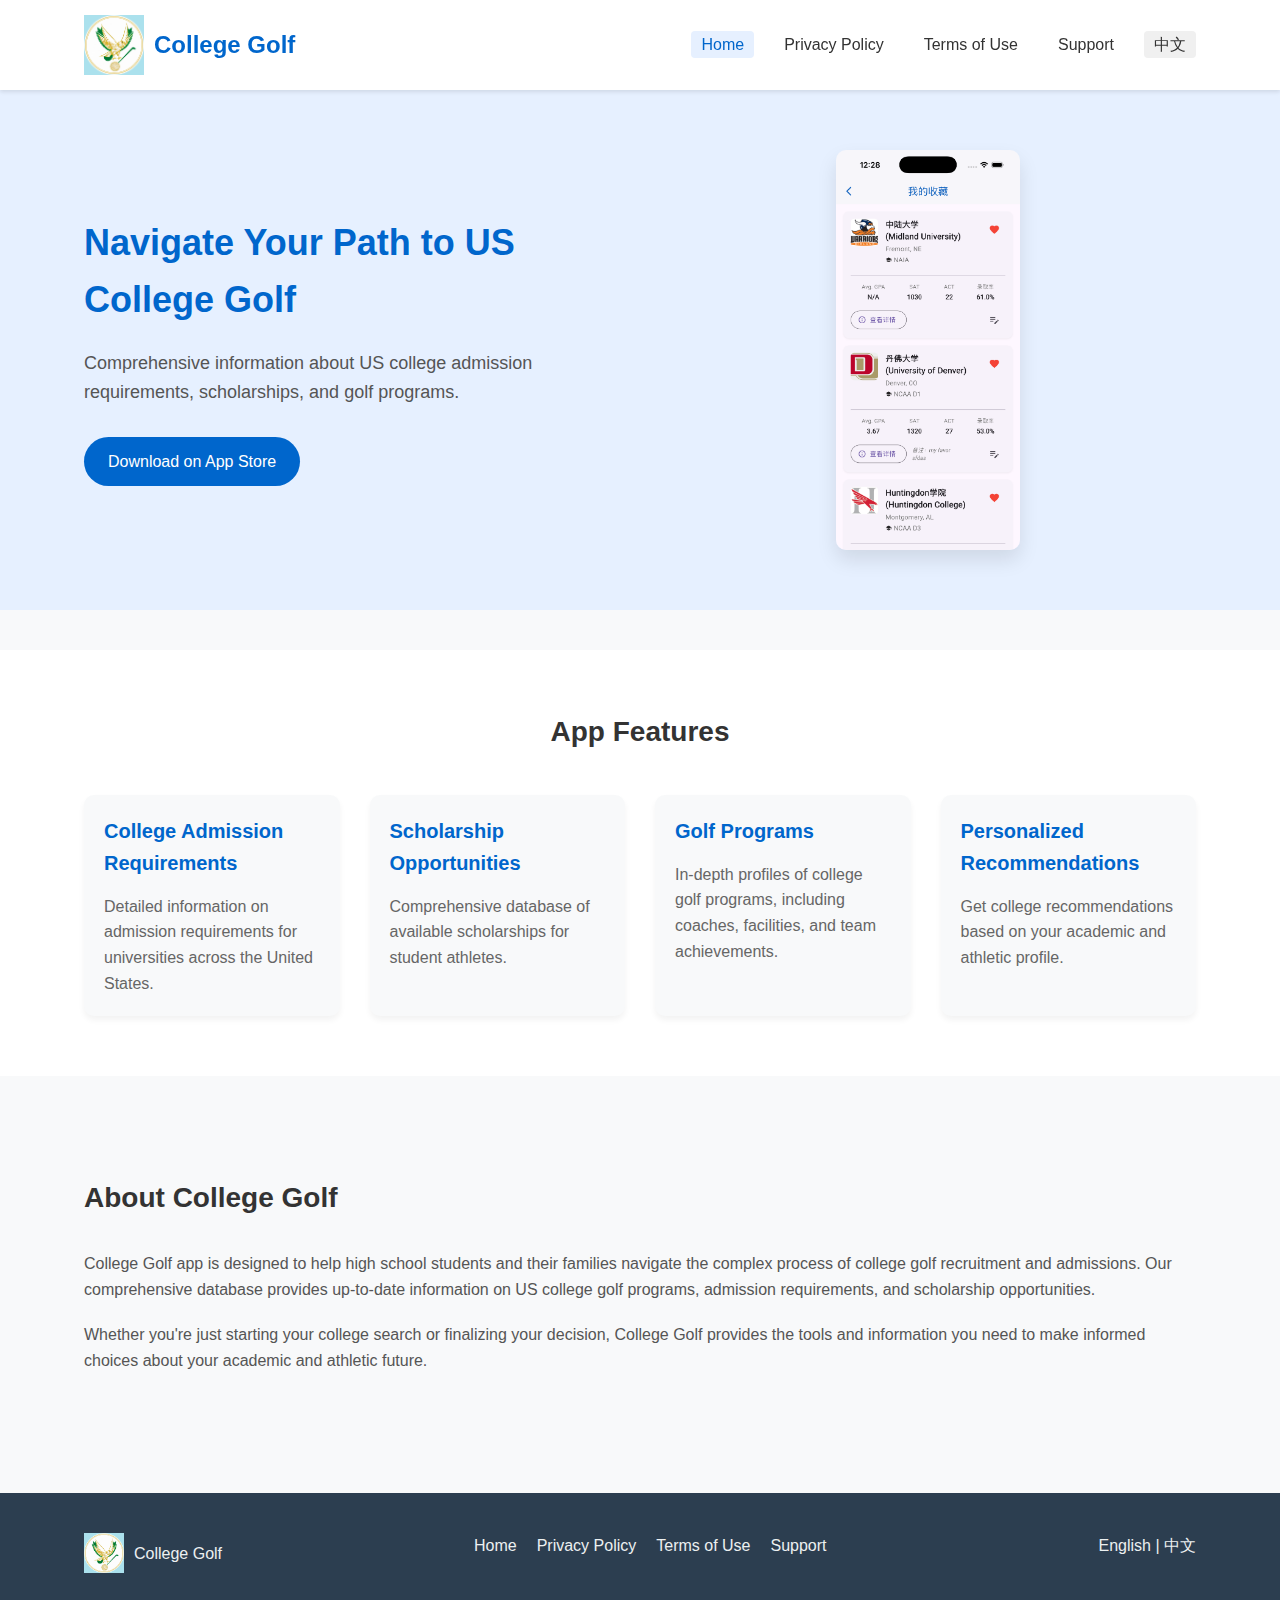
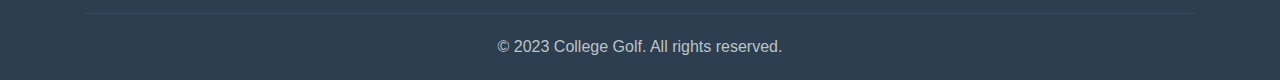
<file: index.html>
<!DOCTYPE html>
<html lang="en">
<head>
    <meta charset="UTF-8">
    <meta name="viewport" content="width=device-width, initial-scale=1.0">
    <title>College Golf - Your Guide to US College Golf Programs</title>
    <meta name="description" content="College Golf app provides comprehensive information about US college admission requirements, scholarships, and golf programs.">
    <link rel="stylesheet" href="css/style.css">
    <link rel="icon" href="images/favicon.ico">
</head>
<body>
    <header>
        <div class="container">
            <div class="logo">
                <img src="images/app-icon.jpg" alt="College Golf Logo" width="60">
                <h1>College Golf</h1>
            </div>
            <nav>
                <ul>
                    <li><a href="index.html" class="active">Home</a></li>
                    <li><a href="privacy-policy.html">Privacy Policy</a></li>
                    <li><a href="terms.html">Terms of Use</a></li>
                    <li><a href="support.html">Support</a></li>
                    <li class="language-switch"><a href="zh/index.html">中文</a></li>
                </ul>
            </nav>
        </div>
    </header>

    <section class="hero">
        <div class="container">
            <div class="hero-content">
                <h2>Navigate Your Path to US College Golf</h2>
                <p>Comprehensive information about US college admission requirements, scholarships, and golf programs.</p>
                <a href="https://apps.apple.com/app/id[YOUR_APP_ID]" class="app-store-button">Download on App Store</a>
            </div>
            <div class="hero-image">
                <img src="images/screenshots/screen1.png" alt="College Golf App Screenshot">
            </div>
        </div>
    </section>

    <section class="features">
        <div class="container">
            <h2>App Features</h2>
            <div class="feature-grid">
                <div class="feature">
                    <h3>College Admission Requirements</h3>
                    <p>Detailed information on admission requirements for universities across the United States.</p>
                </div>
                <div class="feature">
                    <h3>Scholarship Opportunities</h3>
                    <p>Comprehensive database of available scholarships for student athletes.</p>
                </div>
                <div class="feature">
                    <h3>Golf Programs</h3>
                    <p>In-depth profiles of college golf programs, including coaches, facilities, and team achievements.</p>
                </div>
                <div class="feature">
                    <h3>Personalized Recommendations</h3>
                    <p>Get college recommendations based on your academic and athletic profile.</p>
                </div>
            </div>
        </div>
    </section>

    <section class="about">
        <div class="container">
            <h2>About College Golf</h2>
            <p>College Golf app is designed to help high school students and their families navigate the complex process of college golf recruitment and admissions. Our comprehensive database provides up-to-date information on US college golf programs, admission requirements, and scholarship opportunities.</p>
            <p>Whether you're just starting your college search or finalizing your decision, College Golf provides the tools and information you need to make informed choices about your academic and athletic future.</p>
        </div>
    </section>

    <footer>
        <div class="container">
            <div class="footer-content">
                <div class="footer-logo">
                    <img src="images/app-icon.jpg" alt="College Golf Logo" width="40">
                    <p>College Golf</p>
                </div>
                <div class="footer-links">
                    <ul>
                        <li><a href="index.html">Home</a></li>
                        <li><a href="privacy-policy.html">Privacy Policy</a></li>
                        <li><a href="terms.html">Terms of Use</a></li>
                        <li><a href="support.html">Support</a></li>
                    </ul>
                </div>
                <div class="language-selector">
                    <a href="index.html">English</a> | 
                    <a href="zh/index.html">中文</a>
                </div>
            </div>
            <div class="copyright">
                <p>&copy; 2023 College Golf. All rights reserved.</p>
            </div>
        </div>
    </footer>

    <script src="js/main.js"></script>
</body>
</html>
</file>
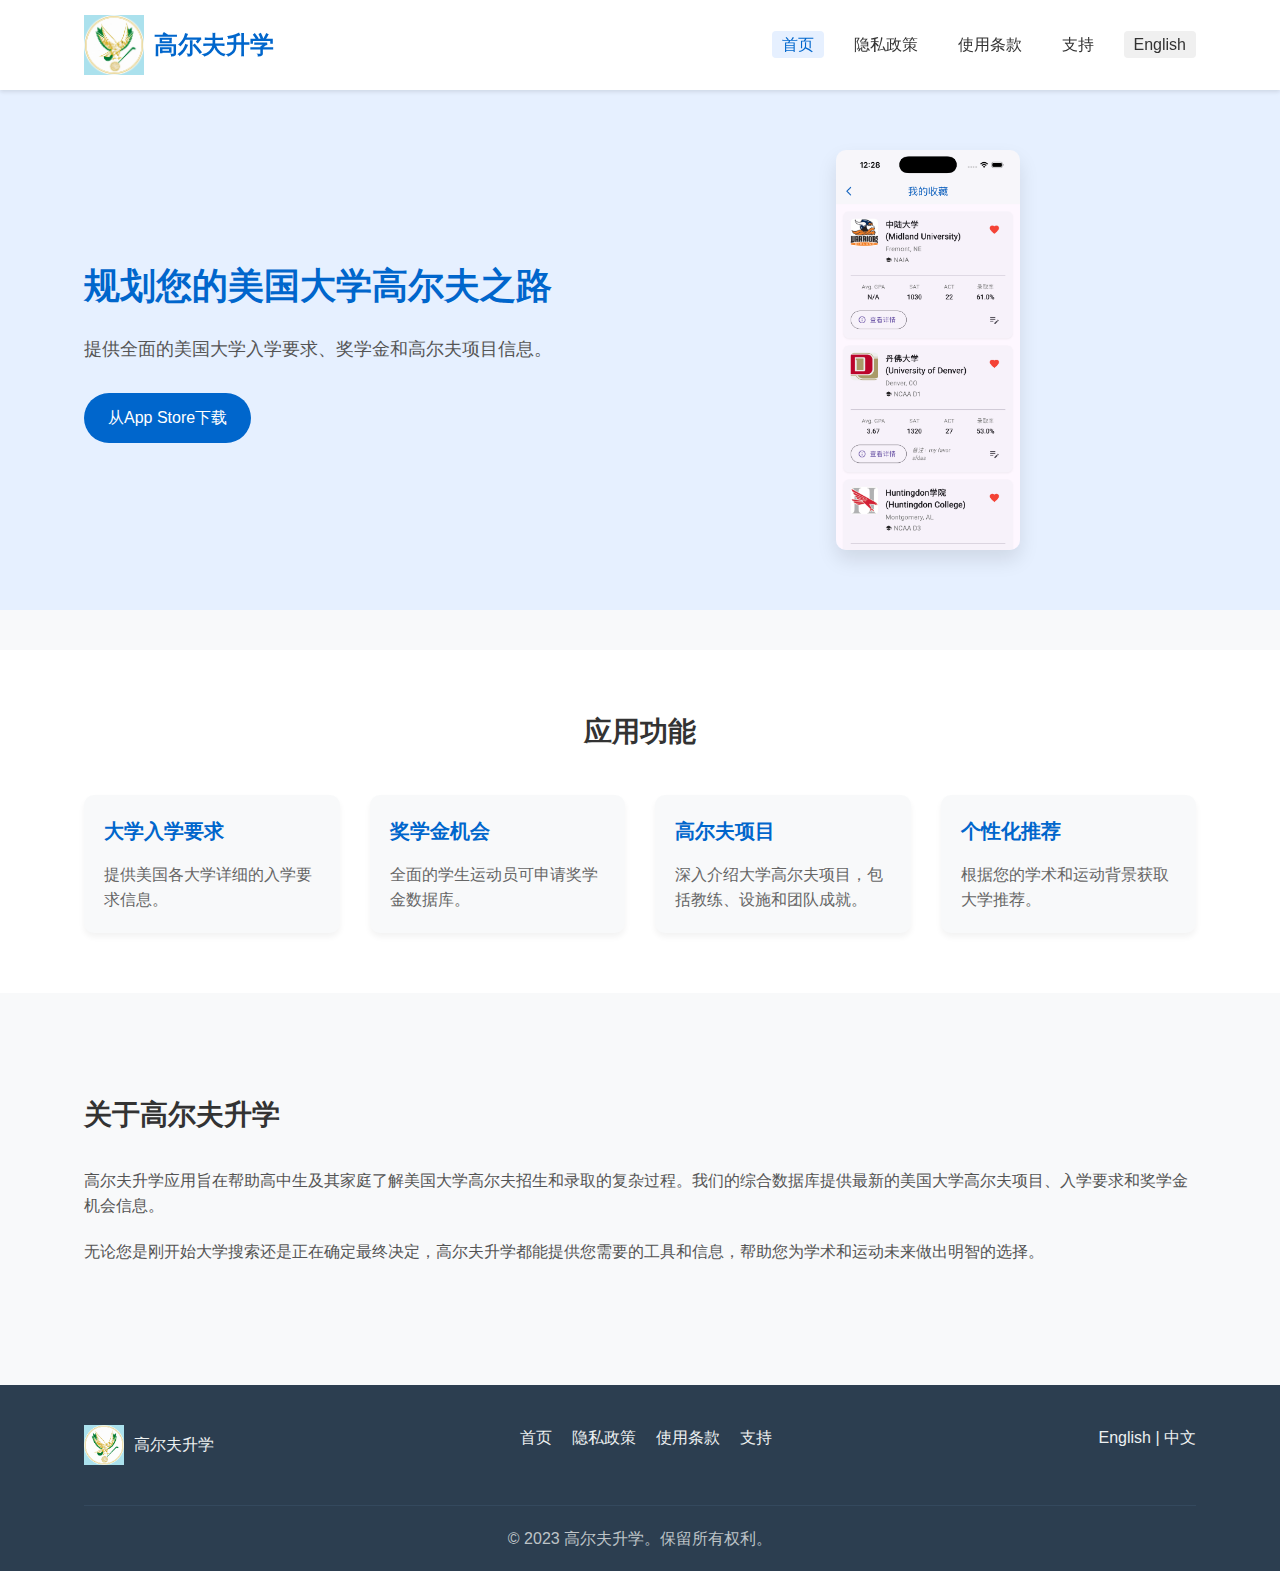
<file: zh/index.html>
<!DOCTYPE html>
<html lang="zh">
<head>
    <meta charset="UTF-8">
    <meta name="viewport" content="width=device-width, initial-scale=1.0">
    <title>高尔夫升学 - 美国大学高尔夫项目指南</title>
    <meta name="description" content="高尔夫升学应用提供全面的美国大学入学要求、奖学金和高尔夫项目信息。">
    <link rel="stylesheet" href="../css/style.css">
    <link rel="icon" href="../images/favicon.ico">
</head>
<body>
    <header>
        <div class="container">
            <div class="logo">
                <img src="../images/app-icon.jpg" alt="高尔夫升学标志" width="60">
                <h1>高尔夫升学</h1>
            </div>
            <nav>
                <ul>
                    <li><a href="index.html" class="active">首页</a></li>
                    <li><a href="privacy-policy.html">隐私政策</a></li>
                    <li><a href="terms.html">使用条款</a></li>
                    <li><a href="support.html">支持</a></li>
                    <li class="language-switch"><a href="../index.html">English</a></li>
                </ul>
            </nav>
        </div>
    </header>

    <section class="hero">
        <div class="container">
            <div class="hero-content">
                <h2>规划您的美国大学高尔夫之路</h2>
                <p>提供全面的美国大学入学要求、奖学金和高尔夫项目信息。</p>
                <a href="https://apps.apple.com/app/id[YOUR_APP_ID]" class="app-store-button">从App Store下载</a>
            </div>
            <div class="hero-image">
                <img src="../images/screenshots/screen1.png" alt="高尔夫升学应用截图">
            </div>
        </div>
    </section>

    <section class="features">
        <div class="container">
            <h2>应用功能</h2>
            <div class="feature-grid">
                <div class="feature">
                    <h3>大学入学要求</h3>
                    <p>提供美国各大学详细的入学要求信息。</p>
                </div>
                <div class="feature">
                    <h3>奖学金机会</h3>
                    <p>全面的学生运动员可申请奖学金数据库。</p>
                </div>
                <div class="feature">
                    <h3>高尔夫项目</h3>
                    <p>深入介绍大学高尔夫项目，包括教练、设施和团队成就。</p>
                </div>
                <div class="feature">
                    <h3>个性化推荐</h3>
                    <p>根据您的学术和运动背景获取大学推荐。</p>
                </div>
            </div>
        </div>
    </section>

    <section class="about">
        <div class="container">
            <h2>关于高尔夫升学</h2>
            <p>高尔夫升学应用旨在帮助高中生及其家庭了解美国大学高尔夫招生和录取的复杂过程。我们的综合数据库提供最新的美国大学高尔夫项目、入学要求和奖学金机会信息。</p>
            <p>无论您是刚开始大学搜索还是正在确定最终决定，高尔夫升学都能提供您需要的工具和信息，帮助您为学术和运动未来做出明智的选择。</p>
        </div>
    </section>

    <footer>
        <div class="container">
            <div class="footer-content">
                <div class="footer-logo">
                    <img src="../images/app-icon.jpg" alt="高尔夫升学标志" width="40">
                    <p>高尔夫升学</p>
                </div>
                <div class="footer-links">
                    <ul>
                        <li><a href="index.html">首页</a></li>
                        <li><a href="privacy-policy.html">隐私政策</a></li>
                        <li><a href="terms.html">使用条款</a></li>
                        <li><a href="support.html">支持</a></li>
                    </ul>
                </div>
                <div class="language-selector">
                    <a href="../index.html">English</a> | 
                    <a href="index.html">中文</a>
                </div>
            </div>
            <div class="copyright">
                <p>&copy; 2023 高尔夫升学。保留所有权利。</p>
            </div>
        </div>
    </footer>

    <script src="../js/main.js"></script>
</body>
</html>
</file>
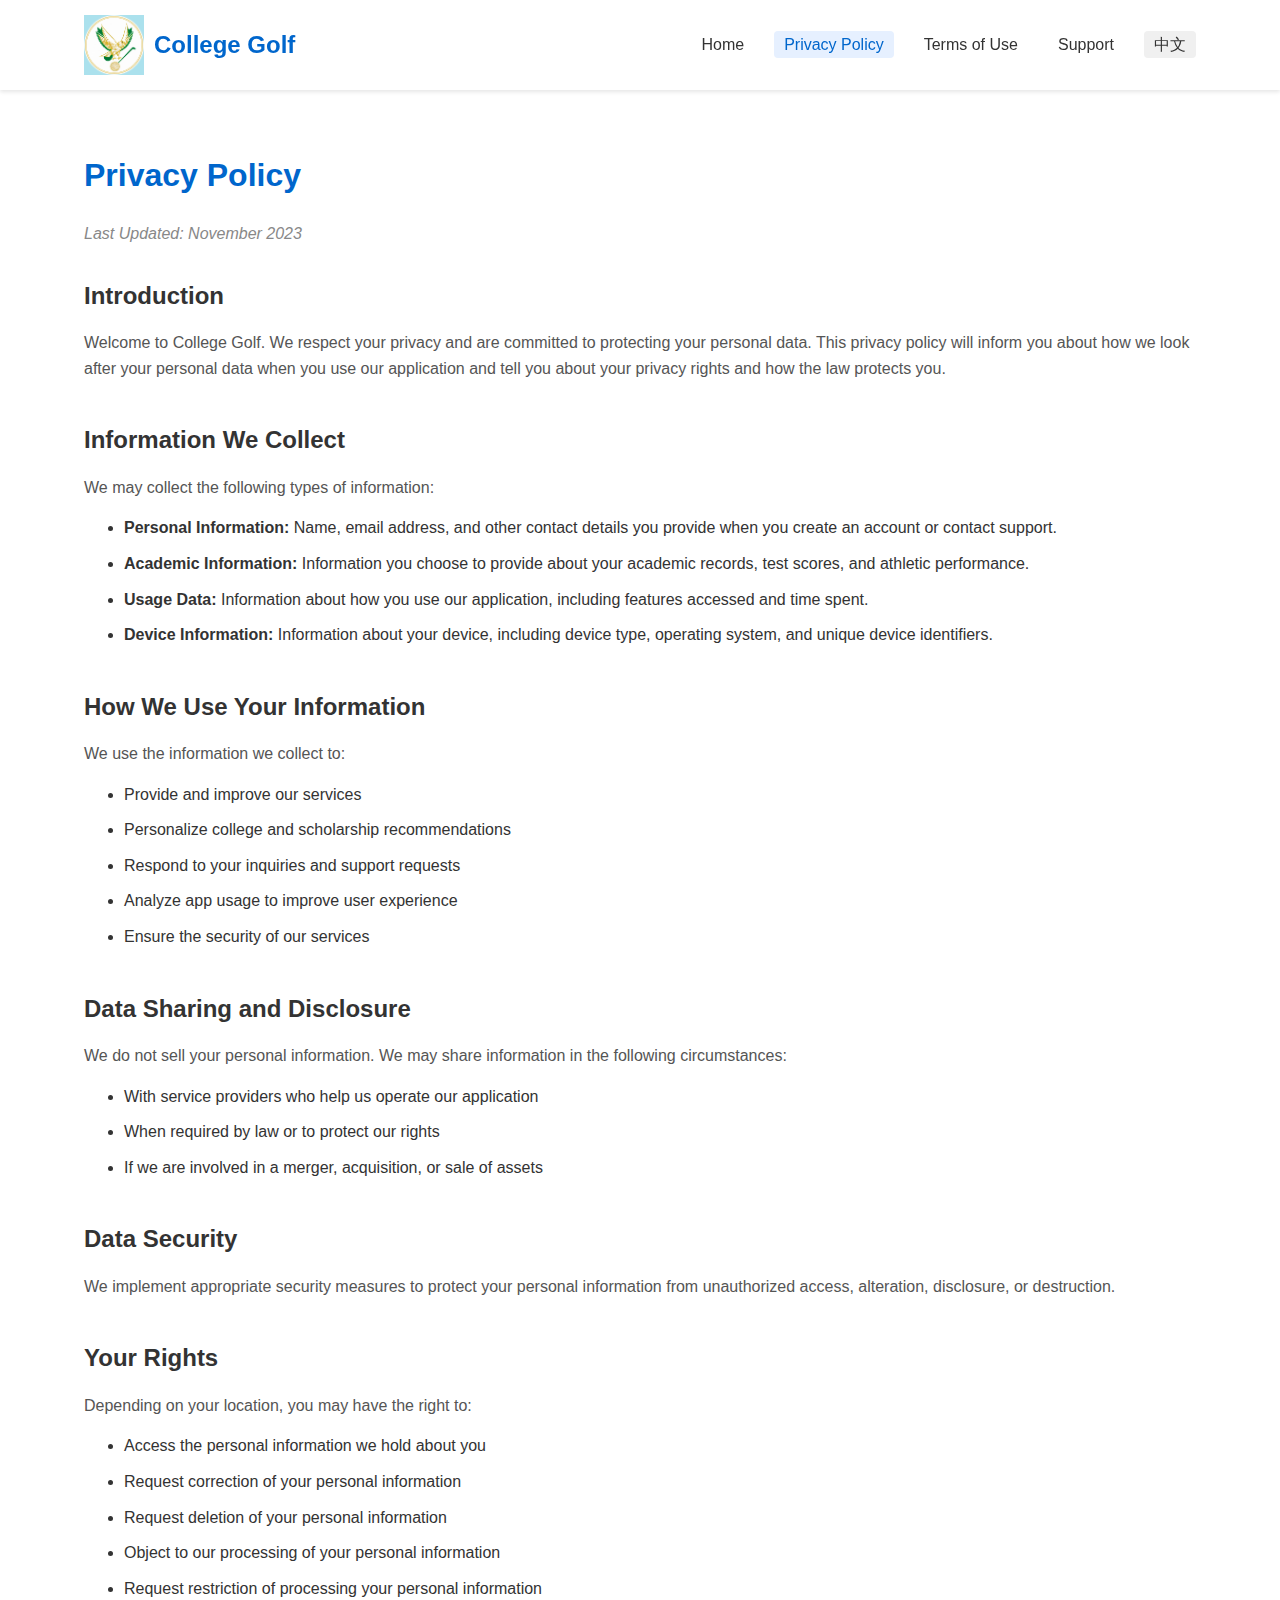
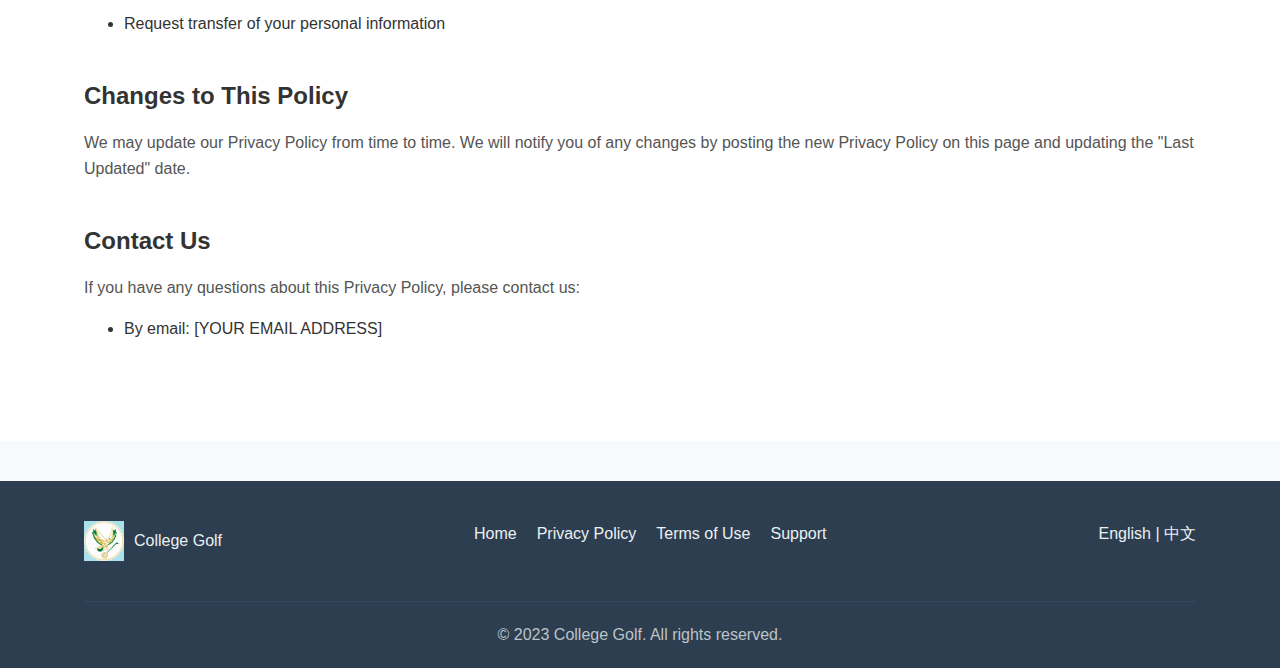
<file: privacy-policy.html>
<!DOCTYPE html>
<html lang="en">
<head>
    <meta charset="UTF-8">
    <meta name="viewport" content="width=device-width, initial-scale=1.0">
    <title>Privacy Policy - College Golf</title>
    <link rel="stylesheet" href="css/style.css">
    <link rel="icon" href="images/favicon.ico">
</head>
<body>
    <header>
        <div class="container">
            <div class="logo">
                <img src="images/app-icon.jpg" alt="College Golf Logo" width="60">
                <h1>College Golf</h1>
            </div>
            <nav>
                <ul>
                    <li><a href="index.html">Home</a></li>
                    <li><a href="privacy-policy.html" class="active">Privacy Policy</a></li>
                    <li><a href="terms.html">Terms of Use</a></li>
                    <li><a href="support.html">Support</a></li>
                    <li class="language-switch"><a href="zh/privacy-policy.html">中文</a></li>
                </ul>
            </nav>
        </div>
    </header>

    <section class="content">
        <div class="container">
            <h1>Privacy Policy</h1>
            <p class="last-updated">Last Updated: November 2023</p>

            <div class="policy-section">
                <h2>Introduction</h2>
                <p>Welcome to College Golf. We respect your privacy and are committed to protecting your personal data. This privacy policy will inform you about how we look after your personal data when you use our application and tell you about your privacy rights and how the law protects you.</p>
            </div>

            <div class="policy-section">
                <h2>Information We Collect</h2>
                <p>We may collect the following types of information:</p>
                <ul>
                    <li><strong>Personal Information:</strong> Name, email address, and other contact details you provide when you create an account or contact support.</li>
                    <li><strong>Academic Information:</strong> Information you choose to provide about your academic records, test scores, and athletic performance.</li>
                    <li><strong>Usage Data:</strong> Information about how you use our application, including features accessed and time spent.</li>
                    <li><strong>Device Information:</strong> Information about your device, including device type, operating system, and unique device identifiers.</li>
                </ul>
            </div>

            <div class="policy-section">
                <h2>How We Use Your Information</h2>
                <p>We use the information we collect to:</p>
                <ul>
                    <li>Provide and improve our services</li>
                    <li>Personalize college and scholarship recommendations</li>
                    <li>Respond to your inquiries and support requests</li>
                    <li>Analyze app usage to improve user experience</li>
                    <li>Ensure the security of our services</li>
                </ul>
            </div>

            <div class="policy-section">
                <h2>Data Sharing and Disclosure</h2>
                <p>We do not sell your personal information. We may share information in the following circumstances:</p>
                <ul>
                    <li>With service providers who help us operate our application</li>
                    <li>When required by law or to protect our rights</li>
                    <li>If we are involved in a merger, acquisition, or sale of assets</li>
                </ul>
            </div>

            <div class="policy-section">
                <h2>Data Security</h2>
                <p>We implement appropriate security measures to protect your personal information from unauthorized access, alteration, disclosure, or destruction.</p>
            </div>

            <div class="policy-section">
                <h2>Your Rights</h2>
                <p>Depending on your location, you may have the right to:</p>
                <ul>
                    <li>Access the personal information we hold about you</li>
                    <li>Request correction of your personal information</li>
                    <li>Request deletion of your personal information</li>
                    <li>Object to our processing of your personal information</li>
                    <li>Request restriction of processing your personal information</li>
                    <li>Request transfer of your personal information</li>
                </ul>
            </div>

            <div class="policy-section">
                <h2>Changes to This Policy</h2>
                <p>We may update our Privacy Policy from time to time. We will notify you of any changes by posting the new Privacy Policy on this page and updating the "Last Updated" date.</p>
            </div>

            <div class="policy-section">
                <h2>Contact Us</h2>
                <p>If you have any questions about this Privacy Policy, please contact us:</p>
                <ul>
                    <li>By email: [YOUR EMAIL ADDRESS]</li>
                </ul>
            </div>
        </div>
    </section>

    <footer>
        <div class="container">
            <div class="footer-content">
                <div class="footer-logo">
                    <img src="images/app-icon.jpg" alt="College Golf Logo" width="40">
                    <p>College Golf</p>
                </div>
                <div class="footer-links">
                    <ul>
                        <li><a href="index.html">Home</a></li>
                        <li><a href="privacy-policy.html">Privacy Policy</a></li>
                        <li><a href="terms.html">Terms of Use</a></li>
                        <li><a href="support.html">Support</a></li>
                    </ul>
                </div>
                <div class="language-selector">
                    <a href="privacy-policy.html">English</a> | 
                    <a href="zh/privacy-policy.html">中文</a>
                </div>
            </div>
            <div class="copyright">
                <p>&copy; 2023 College Golf. All rights reserved.</p>
            </div>
        </div>
    </footer>
</body>
</html>
</file>
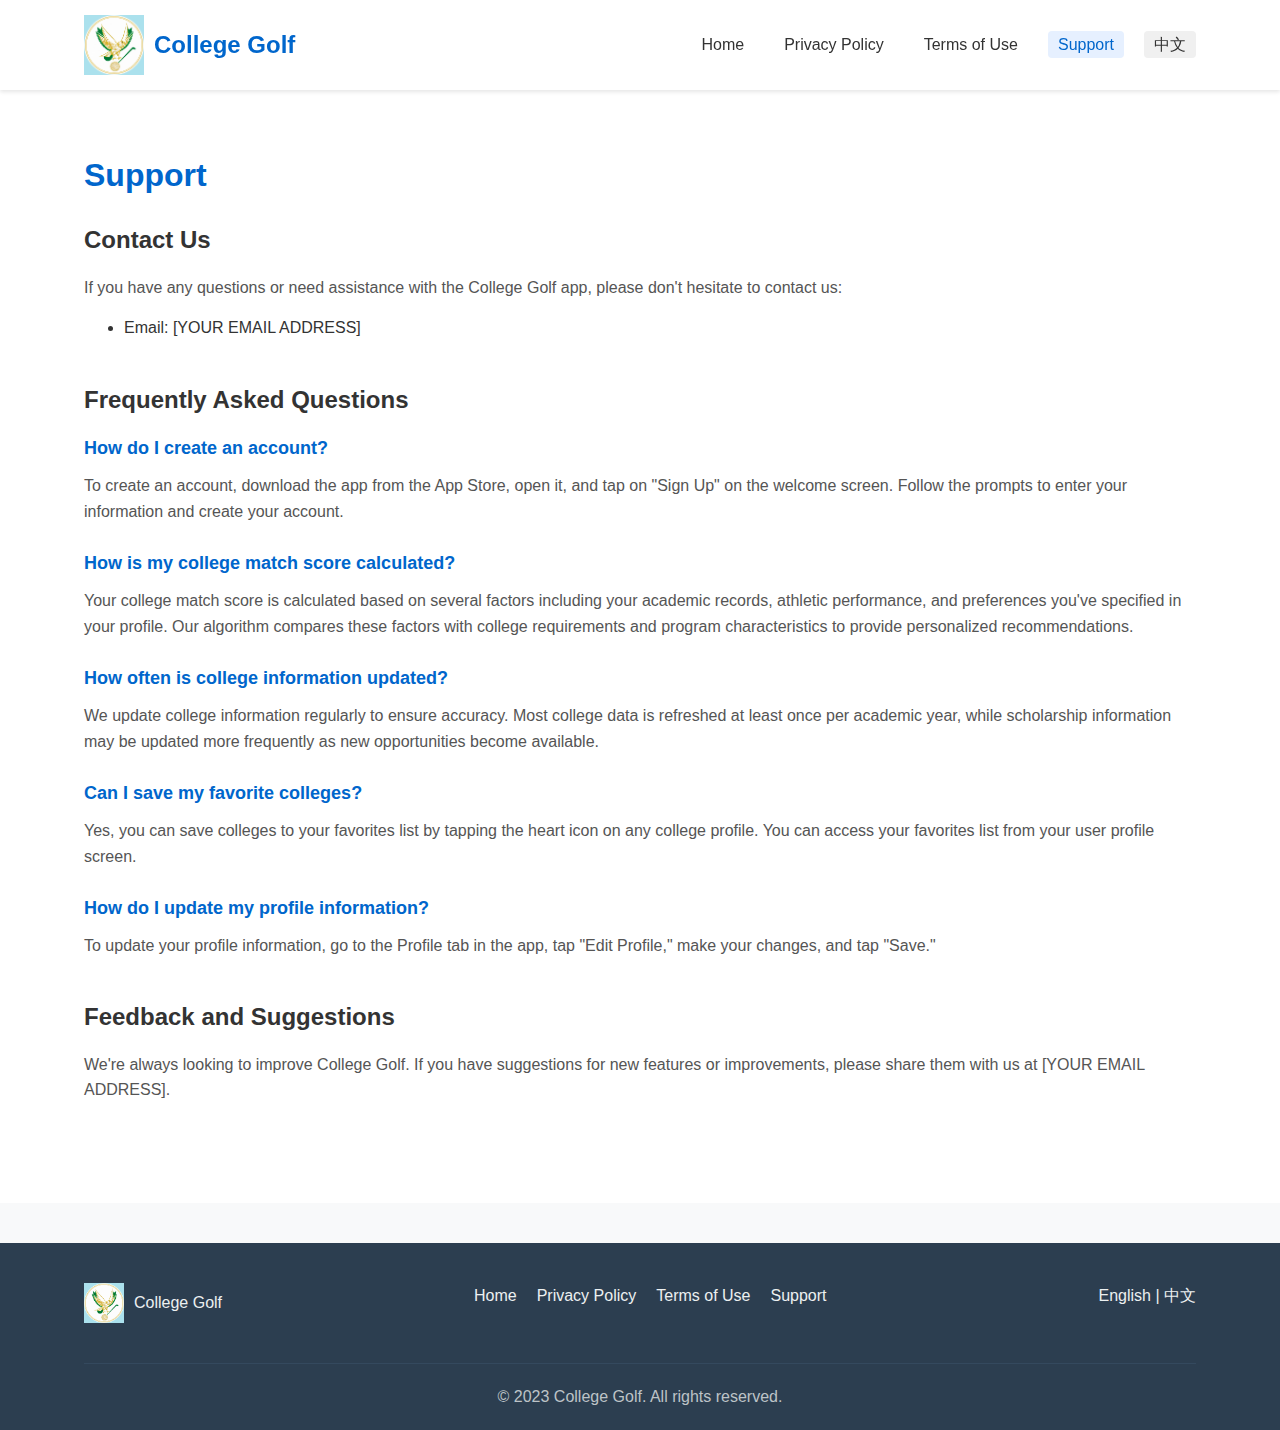
<file: support.html>
<!DOCTYPE html>
<html lang="en">
<head>
    <meta charset="UTF-8">
    <meta name="viewport" content="width=device-width, initial-scale=1.0">
    <title>Support - College Golf</title>
    <link rel="stylesheet" href="css/style.css">
    <link rel="icon" href="images/favicon.ico">
</head>
<body>
    <header>
        <div class="container">
            <div class="logo">
                <img src="images/app-icon.jpg" alt="College Golf Logo" width="60">
                <h1>College Golf</h1>
            </div>
            <nav>
                <ul>
                    <li><a href="index.html">Home</a></li>
                    <li><a href="privacy-policy.html">Privacy Policy</a></li>
                    <li><a href="terms.html">Terms of Use</a></li>
                    <li><a href="support.html" class="active">Support</a></li>
                    <li class="language-switch"><a href="zh/support.html">中文</a></li>
                </ul>
            </nav>
        </div>
    </header>

    <section class="content">
        <div class="container">
            <h1>Support</h1>
            
            <div class="support-section">
                <h2>Contact Us</h2>
                <p>If you have any questions or need assistance with the College Golf app, please don't hesitate to contact us:</p>
                <ul>
                    <li>Email: [YOUR EMAIL ADDRESS]</li>
                </ul>
            </div>

            <div class="support-section">
                <h2>Frequently Asked Questions</h2>
                
                <div class="faq-item">
                    <h3>How do I create an account?</h3>
                    <p>To create an account, download the app from the App Store, open it, and tap on "Sign Up" on the welcome screen. Follow the prompts to enter your information and create your account.</p>
                </div>

                <div class="faq-item">
                    <h3>How is my college match score calculated?</h3>
                    <p>Your college match score is calculated based on several factors including your academic records, athletic performance, and preferences you've specified in your profile. Our algorithm compares these factors with college requirements and program characteristics to provide personalized recommendations.</p>
                </div>

                <div class="faq-item">
                    <h3>How often is college information updated?</h3>
                    <p>We update college information regularly to ensure accuracy. Most college data is refreshed at least once per academic year, while scholarship information may be updated more frequently as new opportunities become available.</p>
                </div>

                <div class="faq-item">
                    <h3>Can I save my favorite colleges?</h3>
                    <p>Yes, you can save colleges to your favorites list by tapping the heart icon on any college profile. You can access your favorites list from your user profile screen.</p>
                </div>

                <div class="faq-item">
                    <h3>How do I update my profile information?</h3>
                    <p>To update your profile information, go to the Profile tab in the app, tap "Edit Profile," make your changes, and tap "Save."</p>
                </div>
            </div>

            <div class="support-section">
                <h2>Feedback and Suggestions</h2>
                <p>We're always looking to improve College Golf. If you have suggestions for new features or improvements, please share them with us at [YOUR EMAIL ADDRESS].</p>
            </div>
        </div>
    </section>

    <footer>
        <div class="container">
            <div class="footer-content">
                <div class="footer-logo">
                    <img src="images/app-icon.jpg" alt="College Golf Logo" width="40">
                    <p>College Golf</p>
                </div>
                <div class="footer-links">
                    <ul>
                        <li><a href="index.html">Home</a></li>
                        <li><a href="privacy-policy.html">Privacy Policy</a></li>
                        <li><a href="terms.html">Terms of Use</a></li>
                        <li><a href="support.html">Support</a></li>
                    </ul>
                </div>
                <div class="language-selector">
                    <a href="support.html">English</a> | 
                    <a href="zh/support.html">中文</a>
                </div>
            </div>
            <div class="copyright">
                <p>&copy; 2023 College Golf. All rights reserved.</p>
            </div>
        </div>
    </footer>
</body>
</html>
</file>
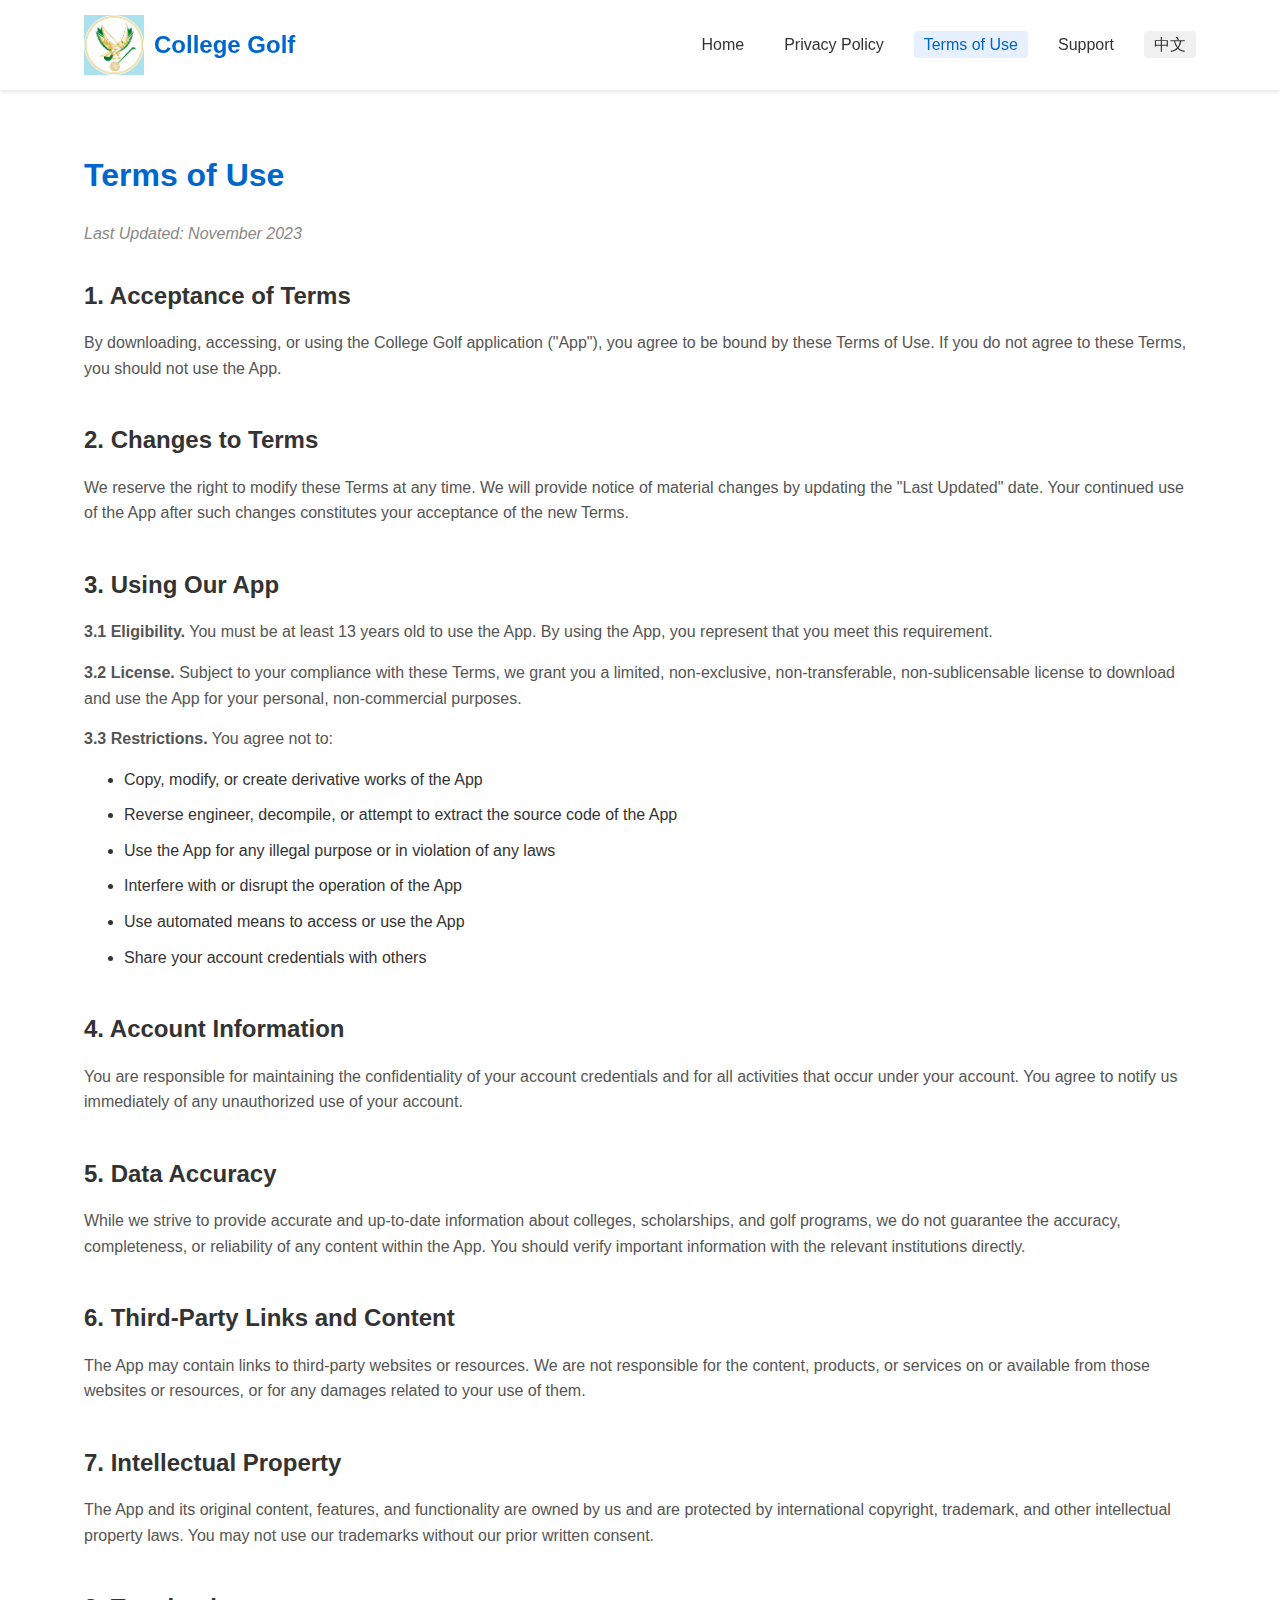
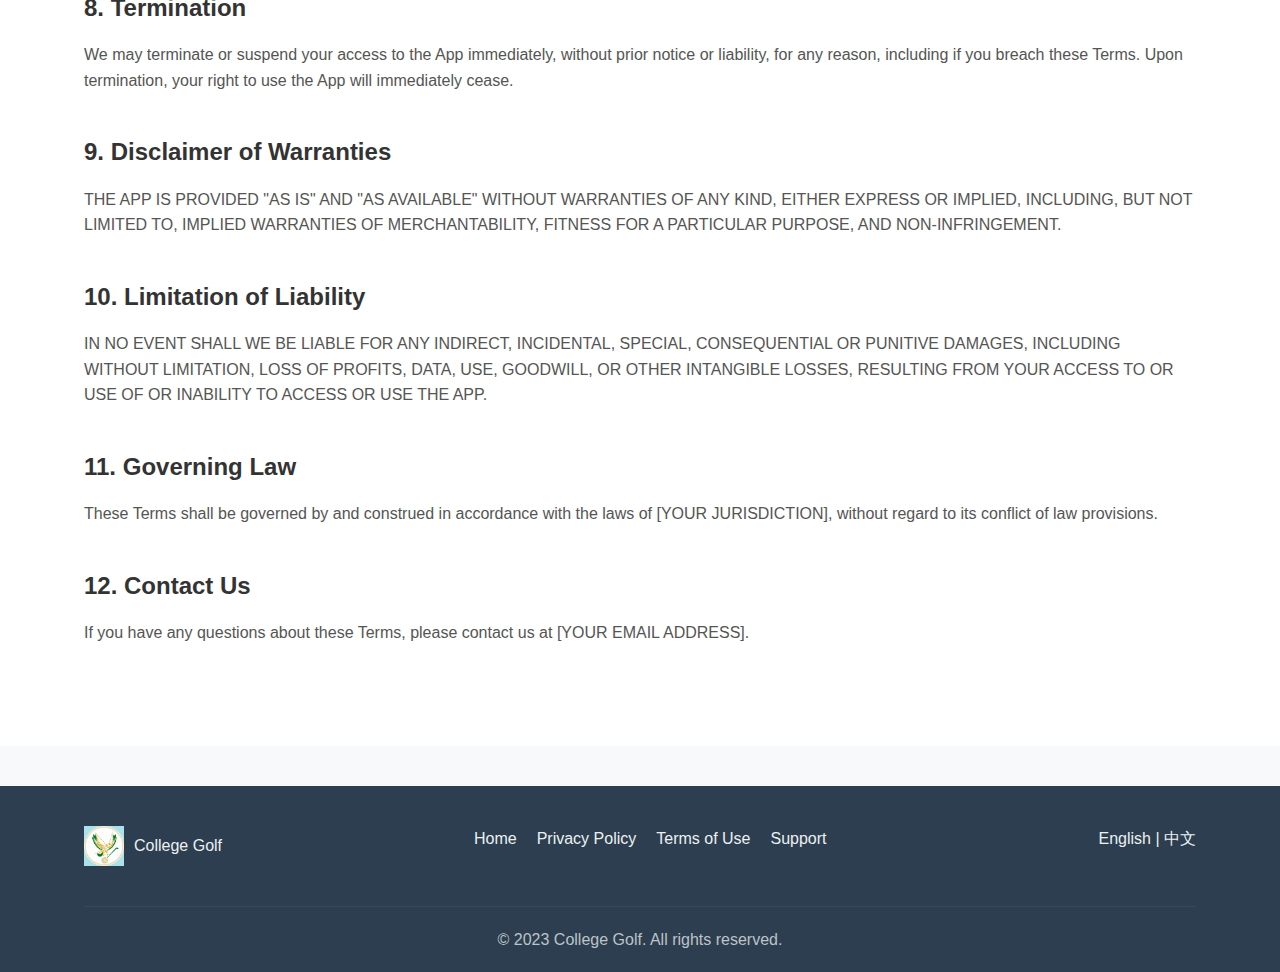
<file: terms.html>
<!DOCTYPE html>
<html lang="en">
<head>
    <meta charset="UTF-8">
    <meta name="viewport" content="width=device-width, initial-scale=1.0">
    <title>Terms of Use - College Golf</title>
    <link rel="stylesheet" href="css/style.css">
    <link rel="icon" href="images/favicon.ico">
</head>
<body>
    <header>
        <div class="container">
            <div class="logo">
                <img src="images/app-icon.jpg" alt="College Golf Logo" width="60">
                <h1>College Golf</h1>
            </div>
            <nav>
                <ul>
                    <li><a href="index.html">Home</a></li>
                    <li><a href="privacy-policy.html">Privacy Policy</a></li>
                    <li><a href="terms.html" class="active">Terms of Use</a></li>
                    <li><a href="support.html">Support</a></li>
                    <li class="language-switch"><a href="zh/terms.html">中文</a></li>
                </ul>
            </nav>
        </div>
    </header>

    <section class="content">
        <div class="container">
            <h1>Terms of Use</h1>
            <p class="last-updated">Last Updated: November 2023</p>

            <div class="policy-section">
                <h2>1. Acceptance of Terms</h2>
                <p>By downloading, accessing, or using the College Golf application ("App"), you agree to be bound by these Terms of Use. If you do not agree to these Terms, you should not use the App.</p>
            </div>

            <div class="policy-section">
                <h2>2. Changes to Terms</h2>
                <p>We reserve the right to modify these Terms at any time. We will provide notice of material changes by updating the "Last Updated" date. Your continued use of the App after such changes constitutes your acceptance of the new Terms.</p>
            </div>

            <div class="policy-section">
                <h2>3. Using Our App</h2>
                <p><strong>3.1 Eligibility.</strong> You must be at least 13 years old to use the App. By using the App, you represent that you meet this requirement.</p>
                <p><strong>3.2 License.</strong> Subject to your compliance with these Terms, we grant you a limited, non-exclusive, non-transferable, non-sublicensable license to download and use the App for your personal, non-commercial purposes.</p>
                <p><strong>3.3 Restrictions.</strong> You agree not to:</p>
                <ul>
                    <li>Copy, modify, or create derivative works of the App</li>
                    <li>Reverse engineer, decompile, or attempt to extract the source code of the App</li>
                    <li>Use the App for any illegal purpose or in violation of any laws</li>
                    <li>Interfere with or disrupt the operation of the App</li>
                    <li>Use automated means to access or use the App</li>
                    <li>Share your account credentials with others</li>
                </ul>
            </div>

            <div class="policy-section">
                <h2>4. Account Information</h2>
                <p>You are responsible for maintaining the confidentiality of your account credentials and for all activities that occur under your account. You agree to notify us immediately of any unauthorized use of your account.</p>
            </div>

            <div class="policy-section">
                <h2>5. Data Accuracy</h2>
                <p>While we strive to provide accurate and up-to-date information about colleges, scholarships, and golf programs, we do not guarantee the accuracy, completeness, or reliability of any content within the App. You should verify important information with the relevant institutions directly.</p>
            </div>

            <div class="policy-section">
                <h2>6. Third-Party Links and Content</h2>
                <p>The App may contain links to third-party websites or resources. We are not responsible for the content, products, or services on or available from those websites or resources, or for any damages related to your use of them.</p>
            </div>

            <div class="policy-section">
                <h2>7. Intellectual Property</h2>
                <p>The App and its original content, features, and functionality are owned by us and are protected by international copyright, trademark, and other intellectual property laws. You may not use our trademarks without our prior written consent.</p>
            </div>

            <div class="policy-section">
                <h2>8. Termination</h2>
                <p>We may terminate or suspend your access to the App immediately, without prior notice or liability, for any reason, including if you breach these Terms. Upon termination, your right to use the App will immediately cease.</p>
            </div>

            <div class="policy-section">
                <h2>9. Disclaimer of Warranties</h2>
                <p>THE APP IS PROVIDED "AS IS" AND "AS AVAILABLE" WITHOUT WARRANTIES OF ANY KIND, EITHER EXPRESS OR IMPLIED, INCLUDING, BUT NOT LIMITED TO, IMPLIED WARRANTIES OF MERCHANTABILITY, FITNESS FOR A PARTICULAR PURPOSE, AND NON-INFRINGEMENT.</p>
            </div>

            <div class="policy-section">
                <h2>10. Limitation of Liability</h2>
                <p>IN NO EVENT SHALL WE BE LIABLE FOR ANY INDIRECT, INCIDENTAL, SPECIAL, CONSEQUENTIAL OR PUNITIVE DAMAGES, INCLUDING WITHOUT LIMITATION, LOSS OF PROFITS, DATA, USE, GOODWILL, OR OTHER INTANGIBLE LOSSES, RESULTING FROM YOUR ACCESS TO OR USE OF OR INABILITY TO ACCESS OR USE THE APP.</p>
            </div>

            <div class="policy-section">
                <h2>11. Governing Law</h2>
                <p>These Terms shall be governed by and construed in accordance with the laws of [YOUR JURISDICTION], without regard to its conflict of law provisions.</p>
            </div>

            <div class="policy-section">
                <h2>12. Contact Us</h2>
                <p>If you have any questions about these Terms, please contact us at [YOUR EMAIL ADDRESS].</p>
            </div>
        </div>
    </section>

    <footer>
        <div class="container">
            <div class="footer-content">
                <div class="footer-logo">
                    <img src="images/app-icon.jpg" alt="College Golf Logo" width="40">
                    <p>College Golf</p>
                </div>
                <div class="footer-links">
                    <ul>
                        <li><a href="index.html">Home</a></li>
                        <li><a href="privacy-policy.html">Privacy Policy</a></li>
                        <li><a href="terms.html">Terms of Use</a></li>
                        <li><a href="support.html">Support</a></li>
                    </ul>
                </div>
                <div class="language-selector">
                    <a href="terms.html">English</a> | 
                    <a href="zh/terms.html">中文</a>
                </div>
            </div>
            <div class="copyright">
                <p>&copy; 2023 College Golf. All rights reserved.</p>
            </div>
        </div>
    </footer>
</body>
</html>
</file>
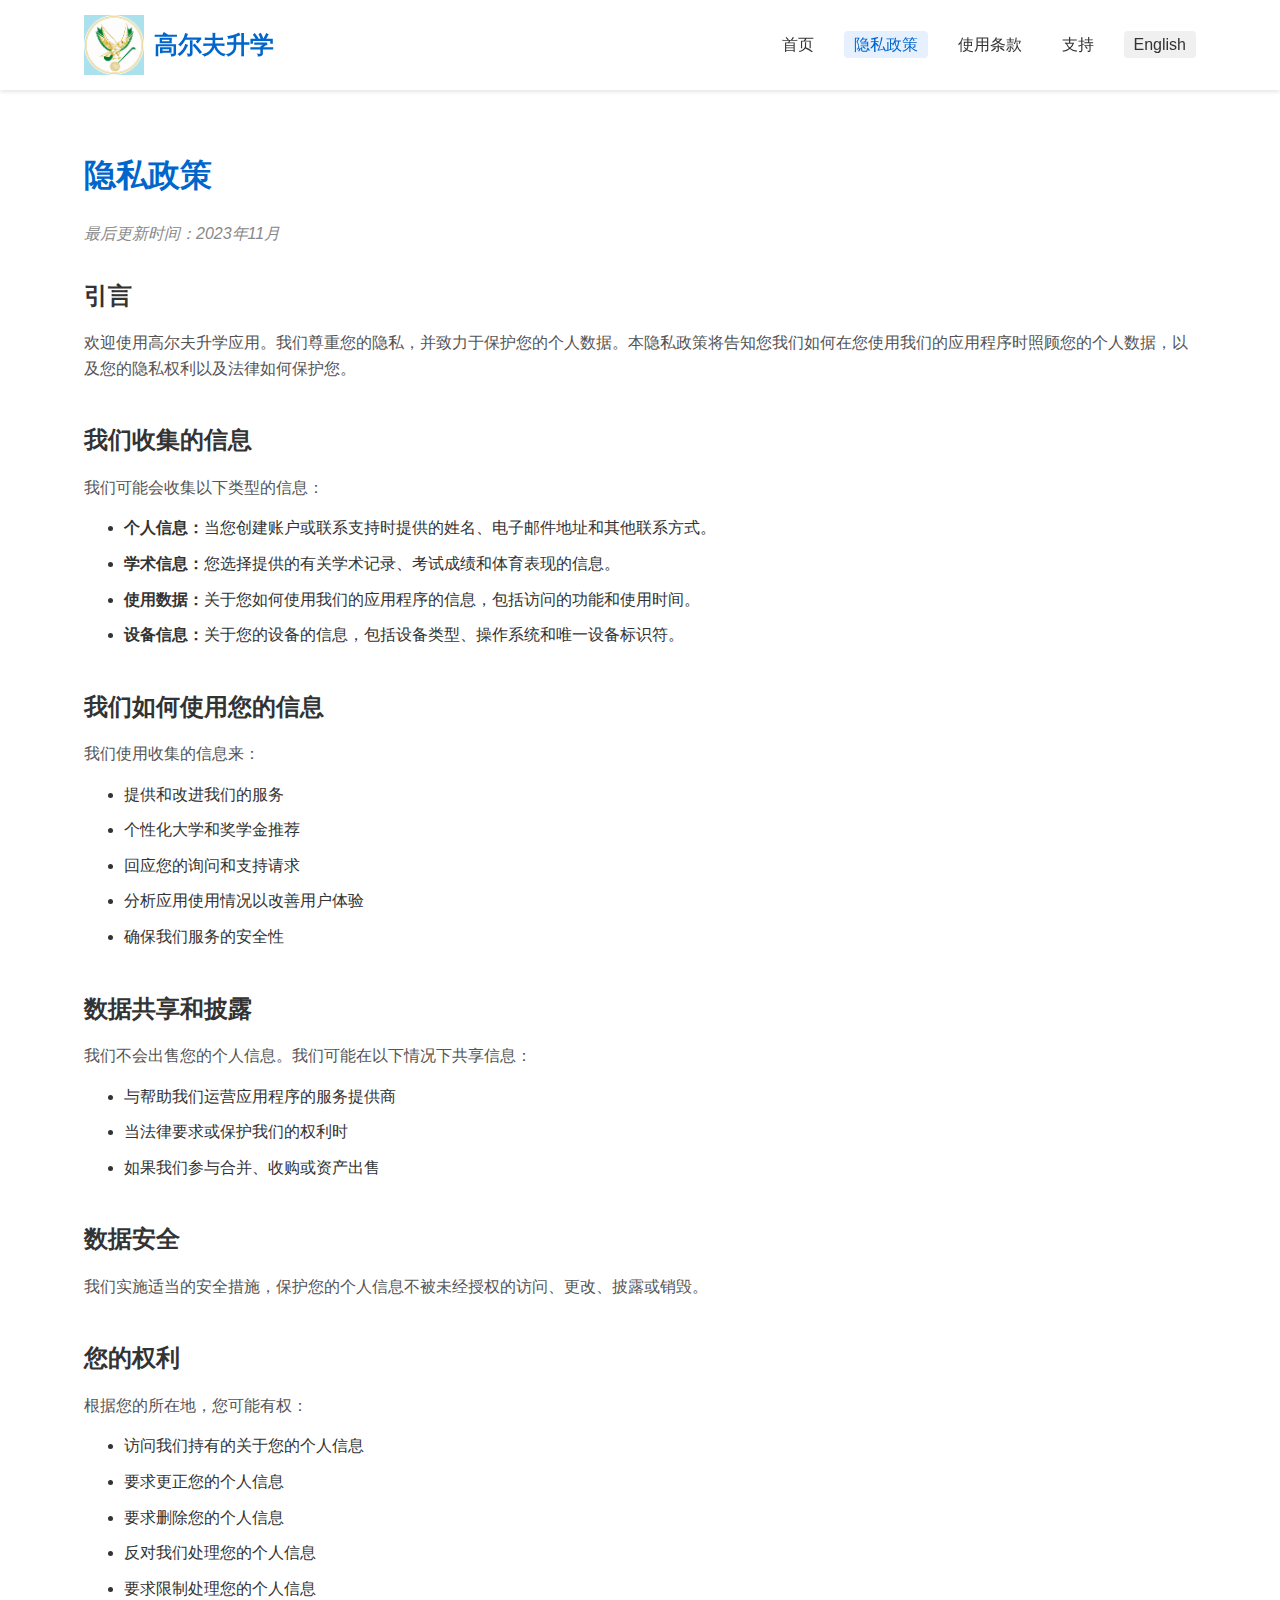
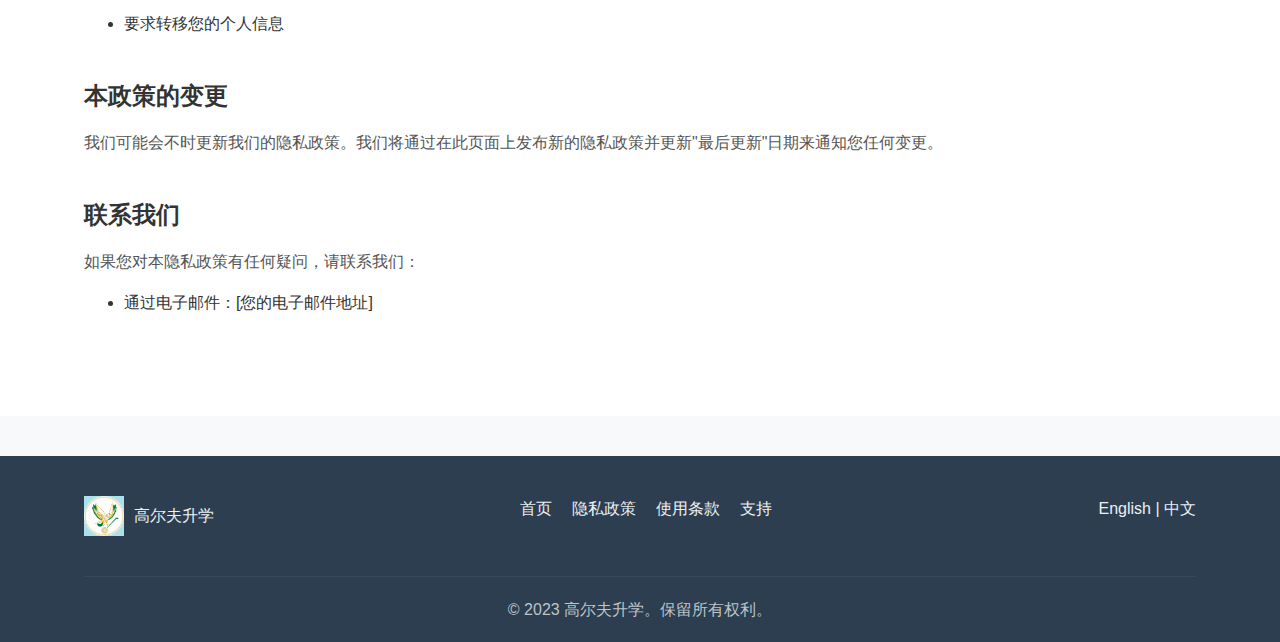
<file: zh/privacy-policy.html>
<!DOCTYPE html>
<html lang="zh">
<head>
    <meta charset="UTF-8">
    <meta name="viewport" content="width=device-width, initial-scale=1.0">
    <title>隐私政策 - 高尔夫升学</title>
    <link rel="stylesheet" href="../css/style.css">
    <link rel="icon" href="../images/favicon.ico">
</head>
<body>
    <header>
        <div class="container">
            <div class="logo">
                <img src="../images/app-icon.jpg" alt="高尔夫升学标志" width="60">
                <h1>高尔夫升学</h1>
            </div>
            <nav>
                <ul>
                    <li><a href="index.html">首页</a></li>
                    <li><a href="privacy-policy.html" class="active">隐私政策</a></li>
                    <li><a href="terms.html">使用条款</a></li>
                    <li><a href="support.html">支持</a></li>
                    <li class="language-switch"><a href="../privacy-policy.html">English</a></li>
                </ul>
            </nav>
        </div>
    </header>

    <section class="content">
        <div class="container">
            <h1>隐私政策</h1>
            <p class="last-updated">最后更新时间：2023年11月</p>

            <div class="policy-section">
                <h2>引言</h2>
                <p>欢迎使用高尔夫升学应用。我们尊重您的隐私，并致力于保护您的个人数据。本隐私政策将告知您我们如何在您使用我们的应用程序时照顾您的个人数据，以及您的隐私权利以及法律如何保护您。</p>
            </div>

            <div class="policy-section">
                <h2>我们收集的信息</h2>
                <p>我们可能会收集以下类型的信息：</p>
                <ul>
                    <li><strong>个人信息：</strong>当您创建账户或联系支持时提供的姓名、电子邮件地址和其他联系方式。</li>
                    <li><strong>学术信息：</strong>您选择提供的有关学术记录、考试成绩和体育表现的信息。</li>
                    <li><strong>使用数据：</strong>关于您如何使用我们的应用程序的信息，包括访问的功能和使用时间。</li>
                    <li><strong>设备信息：</strong>关于您的设备的信息，包括设备类型、操作系统和唯一设备标识符。</li>
                </ul>
            </div>

            <div class="policy-section">
                <h2>我们如何使用您的信息</h2>
                <p>我们使用收集的信息来：</p>
                <ul>
                    <li>提供和改进我们的服务</li>
                    <li>个性化大学和奖学金推荐</li>
                    <li>回应您的询问和支持请求</li>
                    <li>分析应用使用情况以改善用户体验</li>
                    <li>确保我们服务的安全性</li>
                </ul>
            </div>

            <div class="policy-section">
                <h2>数据共享和披露</h2>
                <p>我们不会出售您的个人信息。我们可能在以下情况下共享信息：</p>
                <ul>
                    <li>与帮助我们运营应用程序的服务提供商</li>
                    <li>当法律要求或保护我们的权利时</li>
                    <li>如果我们参与合并、收购或资产出售</li>
                </ul>
            </div>

            <div class="policy-section">
                <h2>数据安全</h2>
                <p>我们实施适当的安全措施，保护您的个人信息不被未经授权的访问、更改、披露或销毁。</p>
            </div>

            <div class="policy-section">
                <h2>您的权利</h2>
                <p>根据您的所在地，您可能有权：</p>
                <ul>
                    <li>访问我们持有的关于您的个人信息</li>
                    <li>要求更正您的个人信息</li>
                    <li>要求删除您的个人信息</li>
                    <li>反对我们处理您的个人信息</li>
                    <li>要求限制处理您的个人信息</li>
                    <li>要求转移您的个人信息</li>
                </ul>
            </div>

            <div class="policy-section">
                <h2>本政策的变更</h2>
                <p>我们可能会不时更新我们的隐私政策。我们将通过在此页面上发布新的隐私政策并更新"最后更新"日期来通知您任何变更。</p>
            </div>

            <div class="policy-section">
                <h2>联系我们</h2>
                <p>如果您对本隐私政策有任何疑问，请联系我们：</p>
                <ul>
                    <li>通过电子邮件：[您的电子邮件地址]</li>
                </ul>
            </div>
        </div>
    </section>

    <footer>
        <div class="container">
            <div class="footer-content">
                <div class="footer-logo">
                    <img src="../images/app-icon.jpg" alt="高尔夫升学标志" width="40">
                    <p>高尔夫升学</p>
                </div>
                <div class="footer-links">
                    <ul>
                        <li><a href="index.html">首页</a></li>
                        <li><a href="privacy-policy.html">隐私政策</a></li>
                        <li><a href="terms.html">使用条款</a></li>
                        <li><a href="support.html">支持</a></li>
                    </ul>
                </div>
                <div class="language-selector">
                    <a href="../privacy-policy.html">English</a> | 
                    <a href="privacy-policy.html">中文</a>
                </div>
            </div>
            <div class="copyright">
                <p>&copy; 2023 高尔夫升学。保留所有权利。</p>
            </div>
        </div>
    </footer>
</body>
</html>
</file>
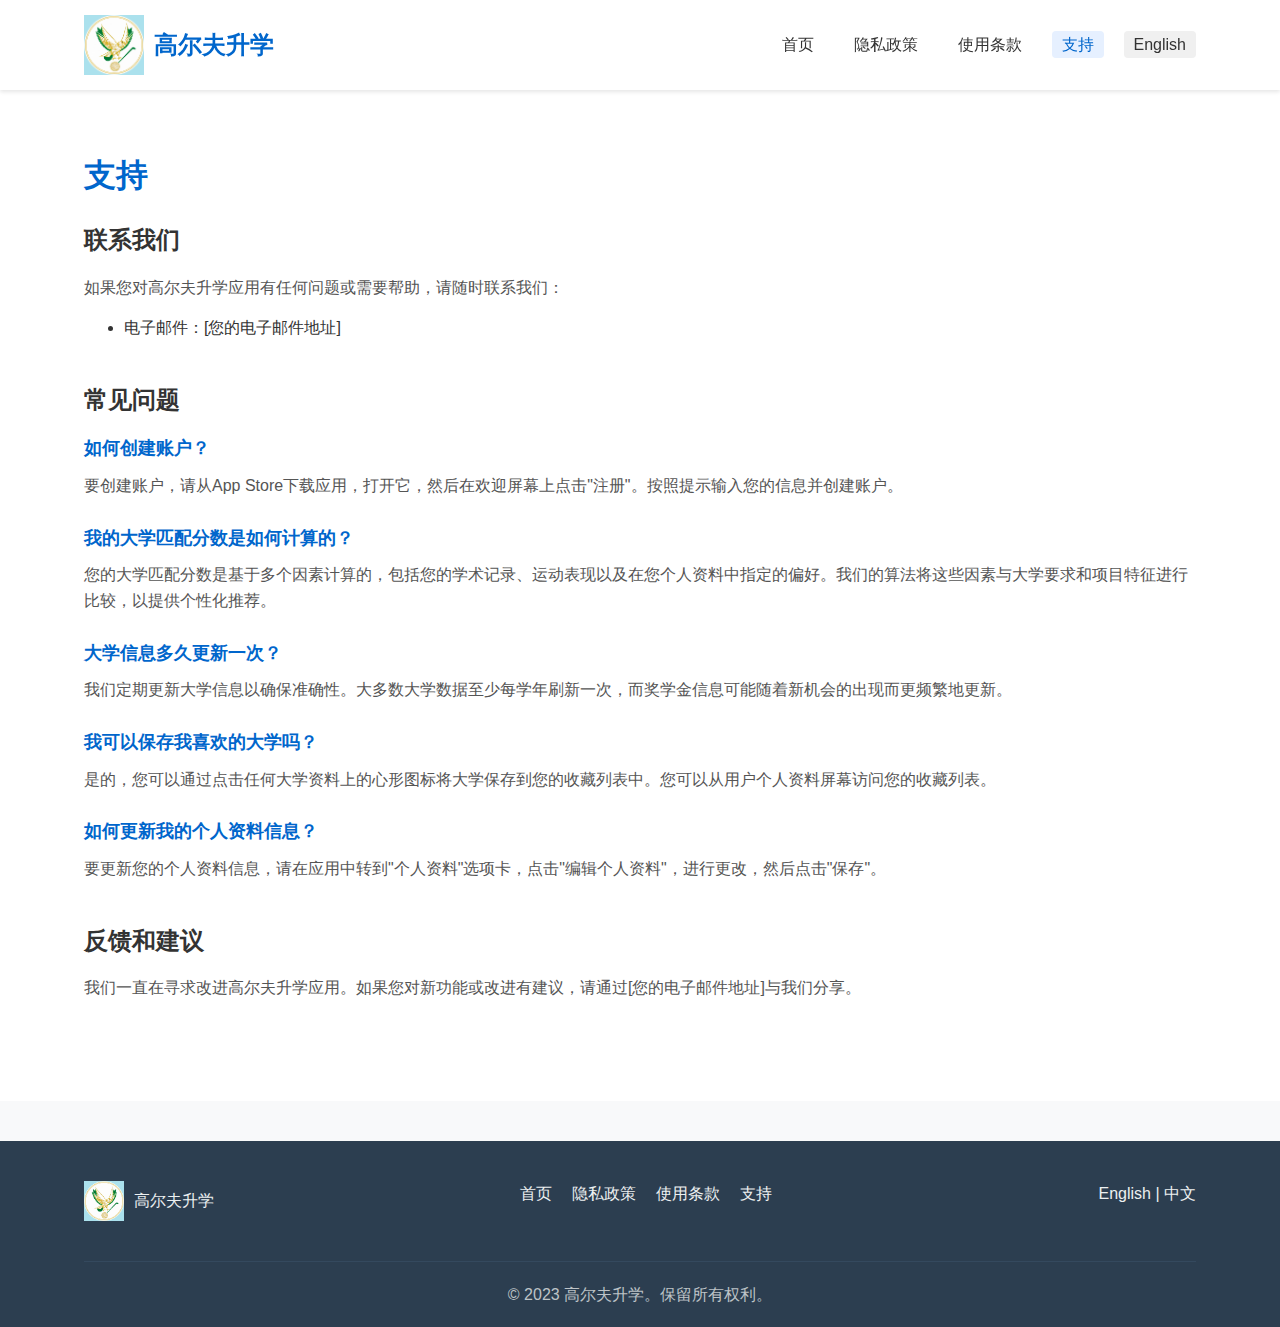
<file: zh/support.html>
<!DOCTYPE html>
<html lang="zh">
<head>
    <meta charset="UTF-8">
    <meta name="viewport" content="width=device-width, initial-scale=1.0">
    <title>支持 - 高尔夫升学</title>
    <link rel="stylesheet" href="../css/style.css">
    <link rel="icon" href="../images/favicon.ico">
</head>
<body>
    <header>
        <div class="container">
            <div class="logo">
                <img src="../images/app-icon.jpg" alt="高尔夫升学标志" width="60">
                <h1>高尔夫升学</h1>
            </div>
            <nav>
                <ul>
                    <li><a href="index.html">首页</a></li>
                    <li><a href="privacy-policy.html">隐私政策</a></li>
                    <li><a href="terms.html">使用条款</a></li>
                    <li><a href="support.html" class="active">支持</a></li>
                    <li class="language-switch"><a href="../support.html">English</a></li>
                </ul>
            </nav>
        </div>
    </header>

    <section class="content">
        <div class="container">
            <h1>支持</h1>
            
            <div class="support-section">
                <h2>联系我们</h2>
                <p>如果您对高尔夫升学应用有任何问题或需要帮助，请随时联系我们：</p>
                <ul>
                    <li>电子邮件：[您的电子邮件地址]</li>
                </ul>
            </div>

            <div class="support-section">
                <h2>常见问题</h2>
                
                <div class="faq-item">
                    <h3>如何创建账户？</h3>
                    <p>要创建账户，请从App Store下载应用，打开它，然后在欢迎屏幕上点击"注册"。按照提示输入您的信息并创建账户。</p>
                </div>

                <div class="faq-item">
                    <h3>我的大学匹配分数是如何计算的？</h3>
                    <p>您的大学匹配分数是基于多个因素计算的，包括您的学术记录、运动表现以及在您个人资料中指定的偏好。我们的算法将这些因素与大学要求和项目特征进行比较，以提供个性化推荐。</p>
                </div>

                <div class="faq-item">
                    <h3>大学信息多久更新一次？</h3>
                    <p>我们定期更新大学信息以确保准确性。大多数大学数据至少每学年刷新一次，而奖学金信息可能随着新机会的出现而更频繁地更新。</p>
                </div>

                <div class="faq-item">
                    <h3>我可以保存我喜欢的大学吗？</h3>
                    <p>是的，您可以通过点击任何大学资料上的心形图标将大学保存到您的收藏列表中。您可以从用户个人资料屏幕访问您的收藏列表。</p>
                </div>

                <div class="faq-item">
                    <h3>如何更新我的个人资料信息？</h3>
                    <p>要更新您的个人资料信息，请在应用中转到"个人资料"选项卡，点击"编辑个人资料"，进行更改，然后点击"保存"。</p>
                </div>
            </div>

            <div class="support-section">
                <h2>反馈和建议</h2>
                <p>我们一直在寻求改进高尔夫升学应用。如果您对新功能或改进有建议，请通过[您的电子邮件地址]与我们分享。</p>
            </div>
        </div>
    </section>

    <footer>
        <div class="container">
            <div class="footer-content">
                <div class="footer-logo">
                    <img src="../images/app-icon.jpg" alt="高尔夫升学标志" width="40">
                    <p>高尔夫升学</p>
                </div>
                <div class="footer-links">
                    <ul>
                        <li><a href="index.html">首页</a></li>
                        <li><a href="privacy-policy.html">隐私政策</a></li>
                        <li><a href="terms.html">使用条款</a></li>
                        <li><a href="support.html">支持</a></li>
                    </ul>
                </div>
                <div class="language-selector">
                    <a href="../support.html">English</a> | 
                    <a href="support.html">中文</a>
                </div>
            </div>
            <div class="copyright">
                <p>&copy; 2023 高尔夫升学。保留所有权利。</p>
            </div>
        </div>
    </footer>
</body>
</html>
</file>
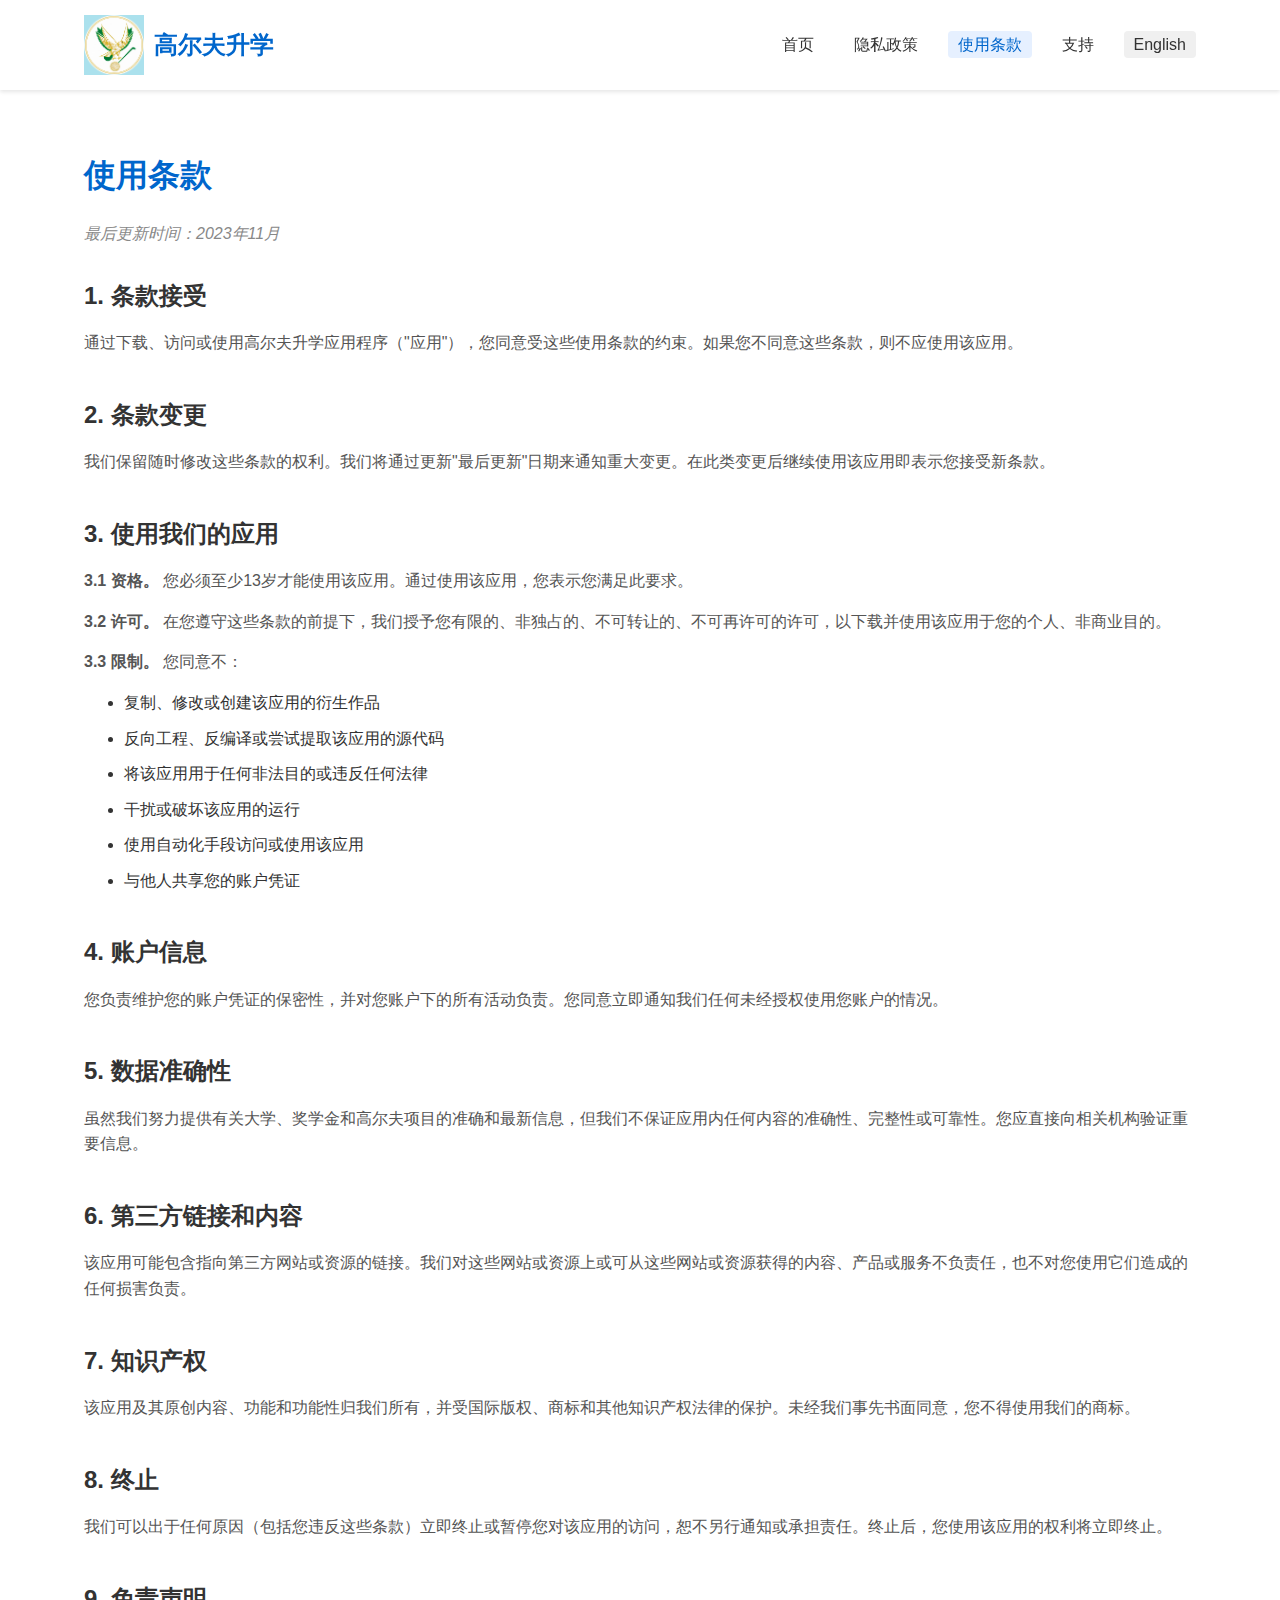
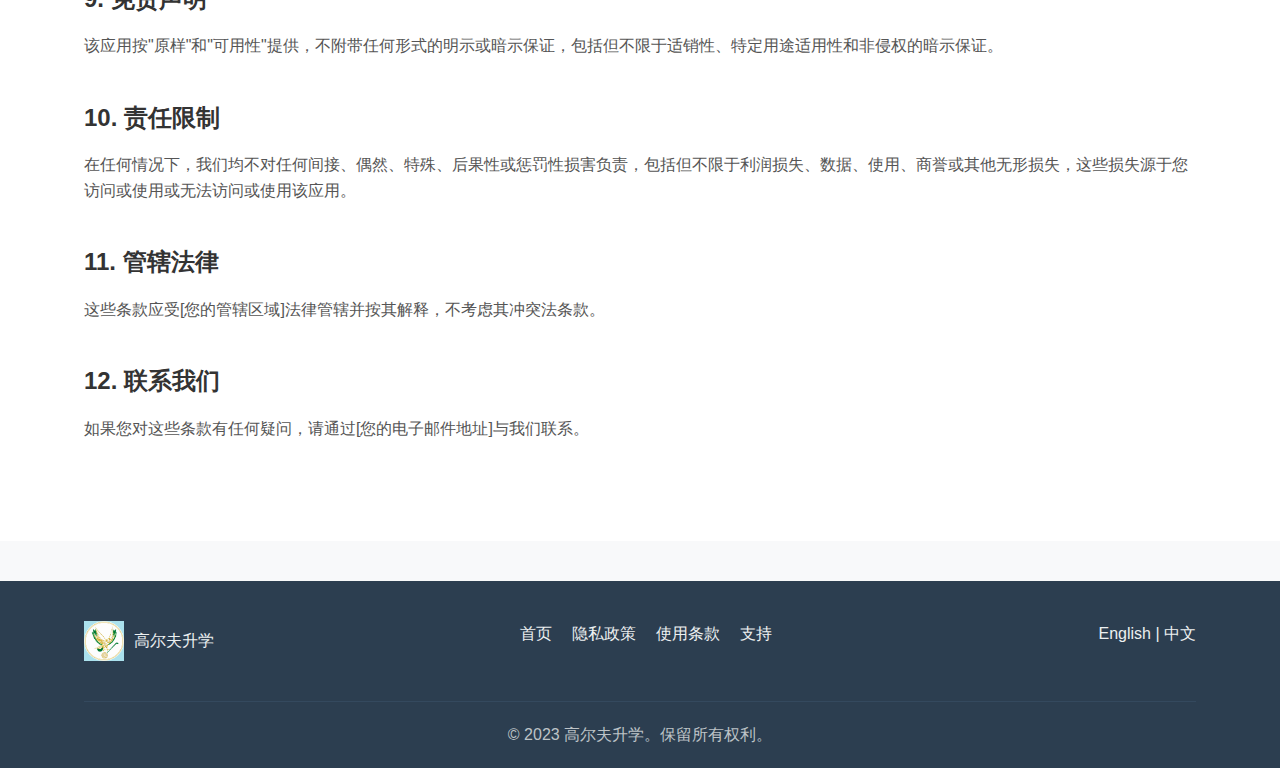
<file: zh/terms.html>
<!DOCTYPE html>
<html lang="zh">
<head>
    <meta charset="UTF-8">
    <meta name="viewport" content="width=device-width, initial-scale=1.0">
    <title>使用条款 - 高尔夫升学</title>
    <link rel="stylesheet" href="../css/style.css">
    <link rel="icon" href="../images/favicon.ico">
</head>
<body>
    <header>
        <div class="container">
            <div class="logo">
                <img src="../images/app-icon.jpg" alt="高尔夫升学标志" width="60">
                <h1>高尔夫升学</h1>
            </div>
            <nav>
                <ul>
                    <li><a href="index.html">首页</a></li>
                    <li><a href="privacy-policy.html">隐私政策</a></li>
                    <li><a href="terms.html" class="active">使用条款</a></li>
                    <li><a href="support.html">支持</a></li>
                    <li class="language-switch"><a href="../terms.html">English</a></li>
                </ul>
            </nav>
        </div>
    </header>

    <section class="content">
        <div class="container">
            <h1>使用条款</h1>
            <p class="last-updated">最后更新时间：2023年11月</p>

            <div class="policy-section">
                <h2>1. 条款接受</h2>
                <p>通过下载、访问或使用高尔夫升学应用程序（"应用"），您同意受这些使用条款的约束。如果您不同意这些条款，则不应使用该应用。</p>
            </div>

            <div class="policy-section">
                <h2>2. 条款变更</h2>
                <p>我们保留随时修改这些条款的权利。我们将通过更新"最后更新"日期来通知重大变更。在此类变更后继续使用该应用即表示您接受新条款。</p>
            </div>

            <div class="policy-section">
                <h2>3. 使用我们的应用</h2>
                <p><strong>3.1 资格。</strong> 您必须至少13岁才能使用该应用。通过使用该应用，您表示您满足此要求。</p>
                <p><strong>3.2 许可。</strong> 在您遵守这些条款的前提下，我们授予您有限的、非独占的、不可转让的、不可再许可的许可，以下载并使用该应用于您的个人、非商业目的。</p>
                <p><strong>3.3 限制。</strong> 您同意不：</p>
                <ul>
                    <li>复制、修改或创建该应用的衍生作品</li>
                    <li>反向工程、反编译或尝试提取该应用的源代码</li>
                    <li>将该应用用于任何非法目的或违反任何法律</li>
                    <li>干扰或破坏该应用的运行</li>
                    <li>使用自动化手段访问或使用该应用</li>
                    <li>与他人共享您的账户凭证</li>
                </ul>
            </div>

            <div class="policy-section">
                <h2>4. 账户信息</h2>
                <p>您负责维护您的账户凭证的保密性，并对您账户下的所有活动负责。您同意立即通知我们任何未经授权使用您账户的情况。</p>
            </div>

            <div class="policy-section">
                <h2>5. 数据准确性</h2>
                <p>虽然我们努力提供有关大学、奖学金和高尔夫项目的准确和最新信息，但我们不保证应用内任何内容的准确性、完整性或可靠性。您应直接向相关机构验证重要信息。</p>
            </div>

            <div class="policy-section">
                <h2>6. 第三方链接和内容</h2>
                <p>该应用可能包含指向第三方网站或资源的链接。我们对这些网站或资源上或可从这些网站或资源获得的内容、产品或服务不负责任，也不对您使用它们造成的任何损害负责。</p>
            </div>

            <div class="policy-section">
                <h2>7. 知识产权</h2>
                <p>该应用及其原创内容、功能和功能性归我们所有，并受国际版权、商标和其他知识产权法律的保护。未经我们事先书面同意，您不得使用我们的商标。</p>
            </div>

            <div class="policy-section">
                <h2>8. 终止</h2>
                <p>我们可以出于任何原因（包括您违反这些条款）立即终止或暂停您对该应用的访问，恕不另行通知或承担责任。终止后，您使用该应用的权利将立即终止。</p>
            </div>

            <div class="policy-section">
                <h2>9. 免责声明</h2>
                <p>该应用按"原样"和"可用性"提供，不附带任何形式的明示或暗示保证，包括但不限于适销性、特定用途适用性和非侵权的暗示保证。</p>
            </div>

            <div class="policy-section">
                <h2>10. 责任限制</h2>
                <p>在任何情况下，我们均不对任何间接、偶然、特殊、后果性或惩罚性损害负责，包括但不限于利润损失、数据、使用、商誉或其他无形损失，这些损失源于您访问或使用或无法访问或使用该应用。</p>
            </div>

            <div class="policy-section">
                <h2>11. 管辖法律</h2>
                <p>这些条款应受[您的管辖区域]法律管辖并按其解释，不考虑其冲突法条款。</p>
            </div>

            <div class="policy-section">
                <h2>12. 联系我们</h2>
                <p>如果您对这些条款有任何疑问，请通过[您的电子邮件地址]与我们联系。</p>
            </div>
        </div>
    </section>

    <footer>
        <div class="container">
            <div class="footer-content">
                <div class="footer-logo">
                    <img src="../images/app-icon.jpg" alt="高尔夫升学标志" width="40">
                    <p>高尔夫升学</p>
                </div>
                <div class="footer-links">
                    <ul>
                        <li><a href="index.html">首页</a></li>
                        <li><a href="privacy-policy.html">隐私政策</a></li>
                        <li><a href="terms.html">使用条款</a></li>
                        <li><a href="support.html">支持</a></li>
                    </ul>
                </div>
                <div class="language-selector">
                    <a href="../terms.html">English</a> | 
                    <a href="terms.html">中文</a>
                </div>
            </div>
            <div class="copyright">
                <p>&copy; 2023 高尔夫升学。保留所有权利。</p>
            </div>
        </div>
    </footer>
</body>
</html>
</file>
<file: css/style.css>
/* 全局样式 */
* {
    margin: 0;
    padding: 0;
    box-sizing: border-box;
}

body {
    font-family: -apple-system, BlinkMacSystemFont, 'Segoe UI', Roboto, Oxygen, Ubuntu, Cantarell, 'Open Sans', 'Helvetica Neue', sans-serif;
    line-height: 1.6;
    color: #333;
    background-color: #f8f9fa;
}

.container {
    width: 90%;
    max-width: 1200px;
    margin: 0 auto;
    padding: 0 20px;
}

a {
    color: #0066cc;
    text-decoration: none;
    transition: color 0.3s ease;
}

a:hover {
    color: #004080;
}

ul {
    list-style: none;
}

img {
    max-width: 100%;
    height: auto;
}

/* 头部样式 */
header {
    background-color: #fff;
    box-shadow: 0 2px 4px rgba(0, 0, 0, 0.1);
    padding: 15px 0;
    position: sticky;
    top: 0;
    z-index: 1000;
}

header .container {
    display: flex;
    justify-content: space-between;
    align-items: center;
}

.logo {
    display: flex;
    align-items: center;
}

.logo h1 {
    font-size: 24px;
    margin-left: 10px;
    color: #0066cc;
}

nav ul {
    display: flex;
    align-items: center;
}

nav ul li {
    margin-left: 20px;
}

nav ul li a {
    color: #333;
    font-weight: 500;
    padding: 5px 10px;
    border-radius: 4px;
}

nav ul li a:hover {
    background-color: #f0f0f0;
}

nav ul li a.active {
    color: #0066cc;
    background-color: #e6f0ff;
}

.language-switch a {
    padding: 5px 10px;
    background-color: #f0f0f0;
    border-radius: 4px;
    color: #333;
    font-weight: 500;
}

.language-switch a:hover {
    background-color: #e0e0e0;
}

/* 英雄区域样式 */
.hero {
    padding: 60px 0;
    background-color: #e6f0ff;
    margin-bottom: 40px;
}

.hero .container {
    display: flex;
    align-items: center;
    justify-content: space-between;
}

.hero-content {
    flex: 1;
    padding-right: 40px;
}

.hero-content h2 {
    font-size: 36px;
    margin-bottom: 20px;
    color: #0066cc;
}

.hero-content p {
    font-size: 18px;
    margin-bottom: 30px;
    color: #555;
}

.app-store-button {
    display: inline-block;
    background-color: #0066cc;
    color: white;
    padding: 12px 24px;
    border-radius: 30px;
    font-weight: 500;
    font-size: 16px;
    transition: background-color 0.3s ease;
}

.app-store-button:hover {
    background-color: #004080;
    color: white;
}

.hero-image {
    flex: 1;
    display: flex;
    justify-content: center;
}

.hero-image img {
    max-height: 400px;
    border-radius: 10px;
    box-shadow: 0 10px 20px rgba(0, 0, 0, 0.1);
}

/* 功能区域样式 */
.features {
    padding: 60px 0;
    background-color: #fff;
    margin-bottom: 40px;
}

.features h2 {
    font-size: 28px;
    text-align: center;
    margin-bottom: 40px;
    color: #333;
}

.feature-grid {
    display: grid;
    grid-template-columns: repeat(auto-fit, minmax(250px, 1fr));
    gap: 30px;
}

.feature {
    padding: 20px;
    background-color: #f8f9fa;
    border-radius: 10px;
    box-shadow: 0 4px 6px rgba(0, 0, 0, 0.05);
    transition: transform 0.3s ease;
}

.feature:hover {
    transform: translateY(-5px);
}

.feature h3 {
    font-size: 20px;
    margin-bottom: 15px;
    color: #0066cc;
}

.feature p {
    color: #666;
}

/* 关于区域样式 */
.about {
    padding: 60px 0;
    background-color: #f8f9fa;
    margin-bottom: 40px;
}

.about h2 {
    font-size: 28px;
    margin-bottom: 30px;
    color: #333;
}

.about p {
    font-size: 16px;
    margin-bottom: 20px;
    color: #555;
}

/* 页面内容样式 */
.content {
    padding: 60px 0;
    background-color: #fff;
    margin-bottom: 40px;
}

.content h1 {
    font-size: 32px;
    margin-bottom: 20px;
    color: #0066cc;
}

.last-updated {
    color: #888;
    margin-bottom: 30px;
    font-style: italic;
}

.policy-section, .support-section {
    margin-bottom: 40px;
}

.policy-section h2, .support-section h2 {
    font-size: 24px;
    margin-bottom: 15px;
    color: #333;
}

.policy-section p, .support-section p {
    margin-bottom: 15px;
    color: #555;
}

.policy-section ul, .support-section ul {
    margin-left: 20px;
    margin-bottom: 15px;
}

.policy-section ul li, .support-section ul li {
    margin-bottom: 10px;
    list-style-type: disc;
    margin-left: 20px;
}

.faq-item {
    margin-bottom: 25px;
}

.faq-item h3 {
    font-size: 18px;
    margin-bottom: 10px;
    color: #0066cc;
}

.faq-item p {
    color: #555;
}

/* 页脚样式 */
footer {
    background-color: #2c3e50;
    color: #ecf0f1;
    padding: 40px 0 20px;
}

.footer-content {
    display: flex;
    flex-wrap: wrap;
    justify-content: space-between;
    margin-bottom: 20px;
}

.footer-logo {
    display: flex;
    align-items: center;
    margin-bottom: 20px;
}

.footer-logo p {
    margin-left: 10px;
    font-weight: 500;
}

.footer-links ul {
    display: flex;
    flex-wrap: wrap;
}

.footer-links ul li {
    margin-right: 20px;
    margin-bottom: 10px;
}

.footer-links ul li a {
    color: #ecf0f1;
}

.footer-links ul li a:hover {
    color: #bdc3c7;
}

.language-selector {
    margin-bottom: 20px;
}

.language-selector a {
    color: #ecf0f1;
}

.language-selector a:hover {
    color: #bdc3c7;
}

.copyright {
    text-align: center;
    padding-top: 20px;
    border-top: 1px solid #34495e;
    color: #bdc3c7;
}

/* 响应式设计 */
@media (max-width: 768px) {
    .hero .container {
        flex-direction: column;
    }
    
    .hero-content {
        padding-right: 0;
        margin-bottom: 30px;
    }
    
    .hero-content h2 {
        font-size: 28px;
    }
    
    nav ul {
        display: none;
        flex-direction: column;
        position: absolute;
        top: 60px;
        left: 0;
        right: 0;
        background-color: #fff;
        padding: 20px;
        box-shadow: 0 2px 4px rgba(0, 0, 0, 0.1);
    }
    
    nav ul.show {
        display: flex;
    }
    
    nav ul li {
        margin: 10px 0;
    }
    
    .footer-content {
        flex-direction: column;
    }
}
</file>
